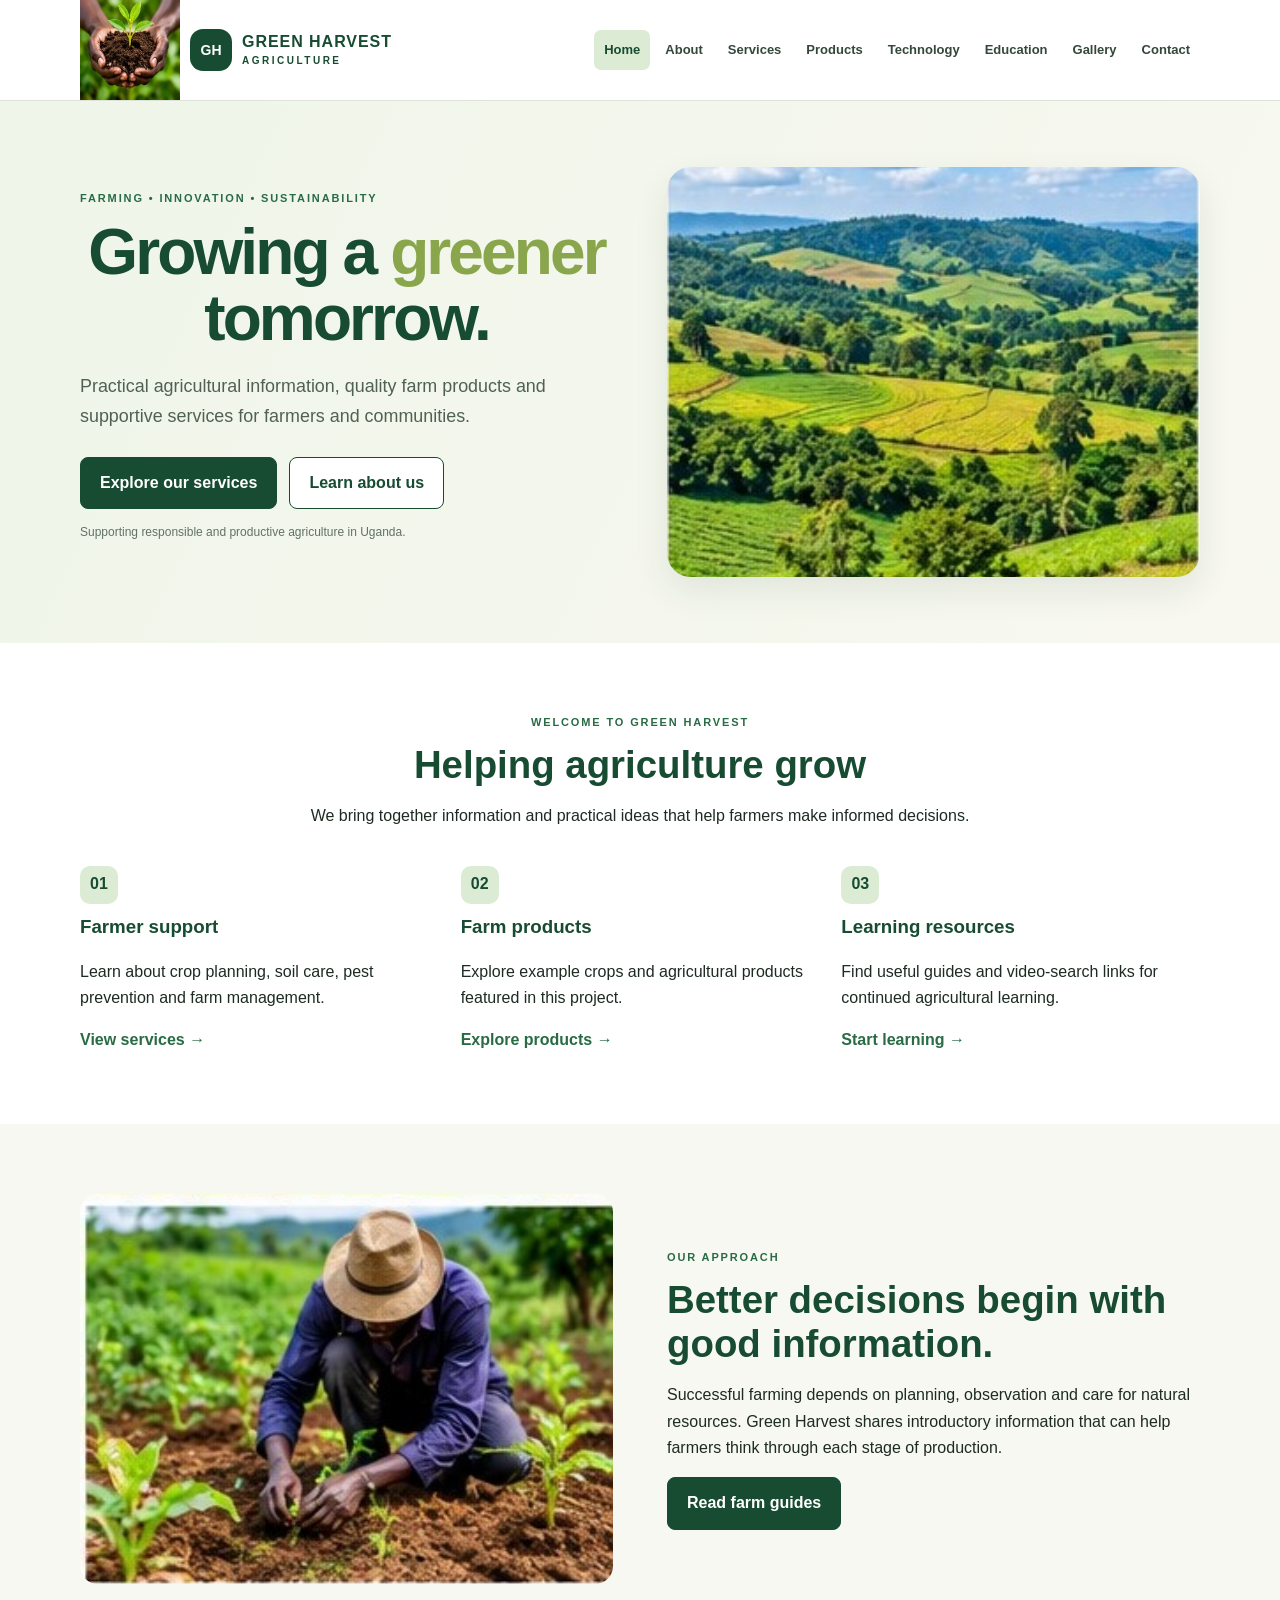
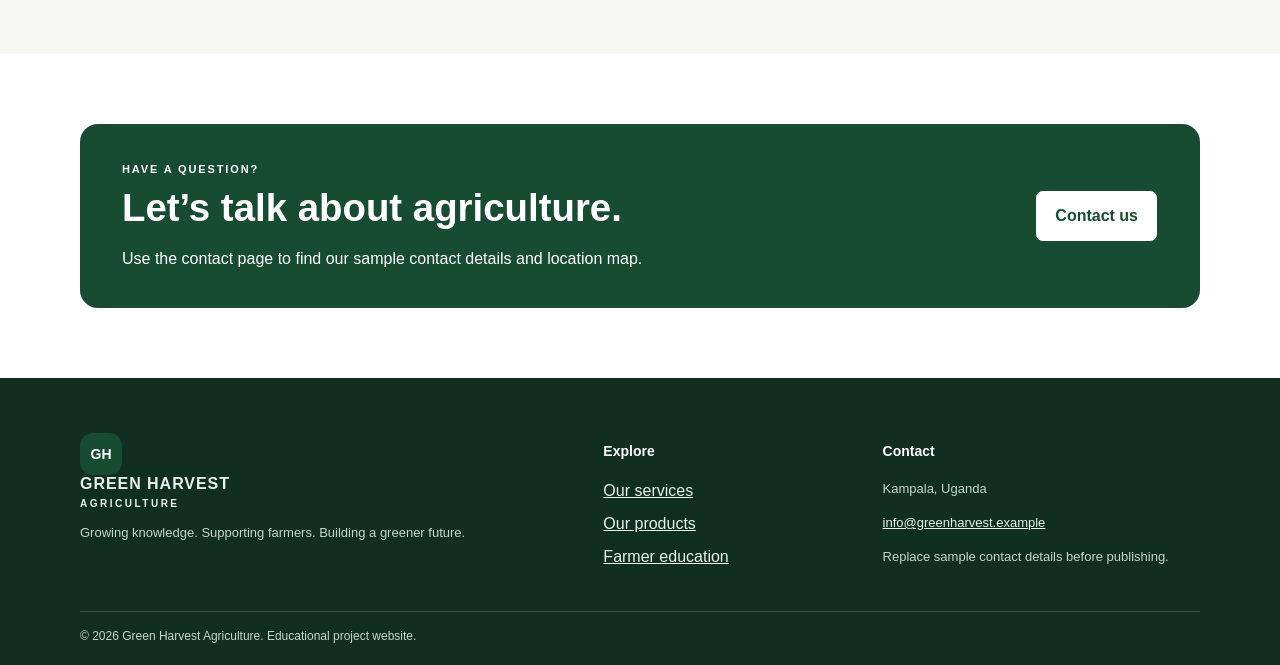
<file: index.html>
<!doctype html><html lang="en"><head><meta charset="utf-8">
<meta name="viewport" content="width=device-width, initial-scale=1">
<meta name="description" content="Green Harvest Agriculture — farming information, products and services in Uganda.">
<meta name="theme-color" content="#174b32"><title>Home | Green Harvest Agriculture</title>
<link rel="stylesheet" href="css/style.css"></head>
<body><a class="skip-link" href="#main">Skip to content</a>
<header class="site-header"><div class="container header-inner"><a class="brand" href="index.html" aria-label="Green Harvest Agriculture home"><img src="image8.jpg"width="100"height="100">
<span class="brand-mark">GH</span><span>GREEN HARVEST<small>AGRICULTURE</small></span></a>
<nav class="main-nav" aria-label="Main navigation">
<a href="index.html" aria-current="page">Home</a>
<a href="about.html">About</a><a href="services.html">Services</a>
<a href="products.html">Products</a>
<a href="technology.html">Technology</a>
<a href="education.html">Education</a>
<a href="gallery.html">Gallery</a>
<a href="contact.html">Contact</a>
</nav>
</div>
</header>
<main id="main">
<section class="hero">
<div class="container hero-grid">
<div class="hero-copy">
<p class="eyebrow">FARMING • INNOVATION • SUSTAINABILITY</p>
<h1>Growing a <em>greener</em> tomorrow.</h1>
<p class="lead">Practical agricultural information, quality farm products and supportive services for farmers and communities.</p>
<div class="button-row">
<a class="button" href="services.html">Explore our services</a>
<a class="button button-light" href="about.html">Learn about us</a>
</div>
<p class="hero-note">Supporting responsible and productive agriculture in Uganda.</p>
</div>
<div class="hero-photo"><img src="image7.jpg" alt="Green cultivated fields under a bright sky">
</div>
</div>
</section>
<section class="section">
<div class="container">
<div class="section-heading">
<p class="eyebrow">WELCOME TO GREEN HARVEST</p>
<h2>Helping agriculture grow</h2>
<p>We bring together information and practical ideas that help farmers make informed decisions.</p>
</div>
<div class="card-grid three">
<article class="info-card">
<div class="card-icon">01</div>
<h3>Farmer support</h3>
<p>Learn about crop planning, soil care, pest prevention and farm management.</p>
<a class="text-link" href="services.html">View services →</a>
</article>
<article class="info-card">
<div class="card-icon">02</div>
<h3>Farm products</h3>
<p>Explore example crops and agricultural products featured in this project.</p>
<a class="text-link" href="products.html">Explore products →</a>
</article>
<article class="info-card">
<div class="card-icon">03</div>
<h3>Learning resources</h3>
<p>Find useful guides and video-search links for continued agricultural learning.</p>
<a class="text-link" href="education.html">Start learning →</a>
</article></div></div></section>
<section class="split-section">
<div class="container split-grid">
<img class="rounded-image" src="image10.jpg" alt="Farmer working among growing crops">
<div><p class="eyebrow">OUR APPROACH</p>
<h2>Better decisions begin with good information.</h2>
<p>Successful farming depends on planning, observation and care for natural resources. Green Harvest shares introductory information that can help farmers think through each stage of production.</p>
<a class="button" href="education.html">Read farm guides</a></div></div></section>
<section class="section"><div class="container callout"><div><p class="eyebrow">HAVE A QUESTION?</p>
<h2>Let’s talk about agriculture.</h2>
<p>Use the contact page to find our sample contact details and location map.</p></div>
<a class="button button-light" href="contact.html">Contact us</a></div></section></main>
<footer class="site-footer"><div class="container footer-grid"><div>
<a class="brand footer-brand" href="index.html">
<span class="brand-mark">GH</span>
<span>GREEN HARVEST<small>AGRICULTURE</small></span></a>
<p>Growing knowledge. Supporting farmers. Building a greener future.</p></div>
<div><h3>Explore</h3><a href="services.html">Our services</a>
<a href="products.html">Our products</a>
<a href="education.html">Farmer education</a></div>
<div><h3>Contact</h3><p>Kampala, Uganda</p><p>
<a href="mailto:info@greenharvest.example">info@greenharvest.example</a></p>
<p>Replace sample contact details before publishing.</p></div></div>
<div class="container copyright">© 2026 Green Harvest Agriculture. Educational project website.</div></footer>
</body>
</html>
</file>
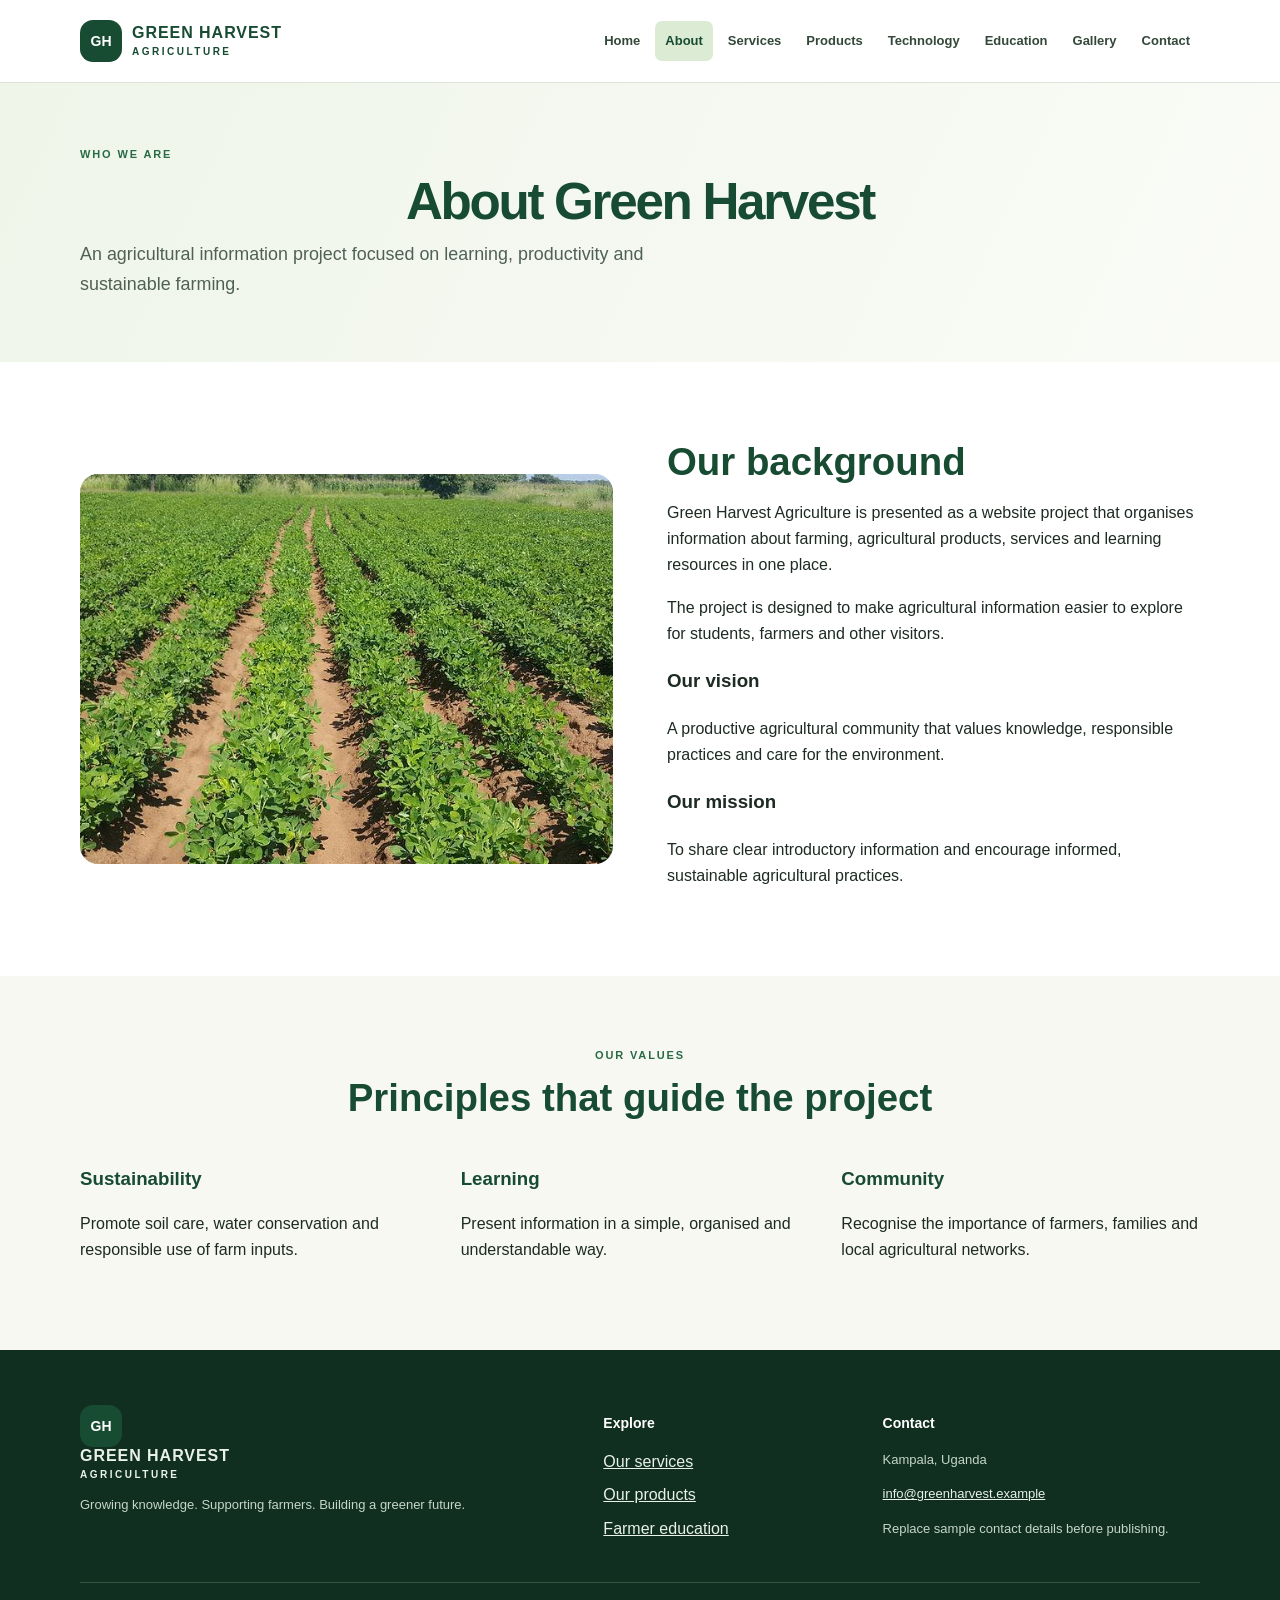
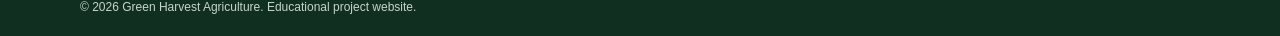
<file: about.html>
<!doctype html><html lang="en"><head><meta charset="utf-8"><meta name="viewport" content="width=device-width, initial-scale=1"><meta name="description" content="Green Harvest Agriculture — farming information, products and services in Uganda."><meta name="theme-color" content="#174b32"><title>About Us | Green Harvest Agriculture</title><link rel="stylesheet" href="css/style.css"></head><body><a class="skip-link" href="#main">Skip to content</a>
<header class="site-header"><div class="container header-inner"><a class="brand" href="index.html" aria-label="Green Harvest Agriculture home"><span class="brand-mark">GH</span><span>GREEN HARVEST<small>AGRICULTURE</small></span></a><nav class="main-nav" aria-label="Main navigation"><a href="index.html">Home</a><a href="about.html" aria-current="page">About</a><a href="services.html">Services</a><a href="products.html">Products</a><a href="technology.html">Technology</a><a href="education.html">Education</a><a href="gallery.html">Gallery</a><a href="contact.html">Contact</a></nav></div></header><main id="main"><section class="page-hero"><div class="container"><p class="eyebrow">WHO WE ARE</p><h1>About Green Harvest</h1><p class="lead">An agricultural information project focused on learning, productivity and sustainable farming.</p></div></section><section class="section"><div class="container split-grid"><img class="rounded-image" src="n5.jpg" alt="Rows of healthy crops growing on a farm"><div><h2>Our background</h2><p>Green Harvest Agriculture is presented as a website project that organises information about farming, agricultural products, services and learning resources in one place.</p><p>The project is designed to make agricultural information easier to explore for students, farmers and other visitors.</p><h3>Our vision</h3><p>A productive agricultural community that values knowledge, responsible practices and care for the environment.</p><h3>Our mission</h3><p>To share clear introductory information and encourage informed, sustainable agricultural practices.</p></div></div></section><section class="section section-soft"><div class="container"><div class="section-heading"><p class="eyebrow">OUR VALUES</p><h2>Principles that guide the project</h2></div><div class="card-grid three"><article class="info-card"><h3>Sustainability</h3><p>Promote soil care, water conservation and responsible use of farm inputs.</p></article><article class="info-card"><h3>Learning</h3><p>Present information in a simple, organised and understandable way.</p></article><article class="info-card"><h3>Community</h3><p>Recognise the importance of farmers, families and local agricultural networks.</p></article></div></div></section></main><footer class="site-footer"><div class="container footer-grid"><div><a class="brand footer-brand" href="index.html"><span class="brand-mark">GH</span><span>GREEN HARVEST<small>AGRICULTURE</small></span></a><p>Growing knowledge. Supporting farmers. Building a greener future.</p></div><div><h3>Explore</h3><a href="services.html">Our services</a><a href="products.html">Our products</a><a href="education.html">Farmer education</a></div><div><h3>Contact</h3><p>Kampala, Uganda</p><p><a href="mailto:info@greenharvest.example">info@greenharvest.example</a></p><p>Replace sample contact details before publishing.</p></div></div><div class="container copyright">© 2026 Green Harvest Agriculture. Educational project website.</div></footer></body></html>
</file>
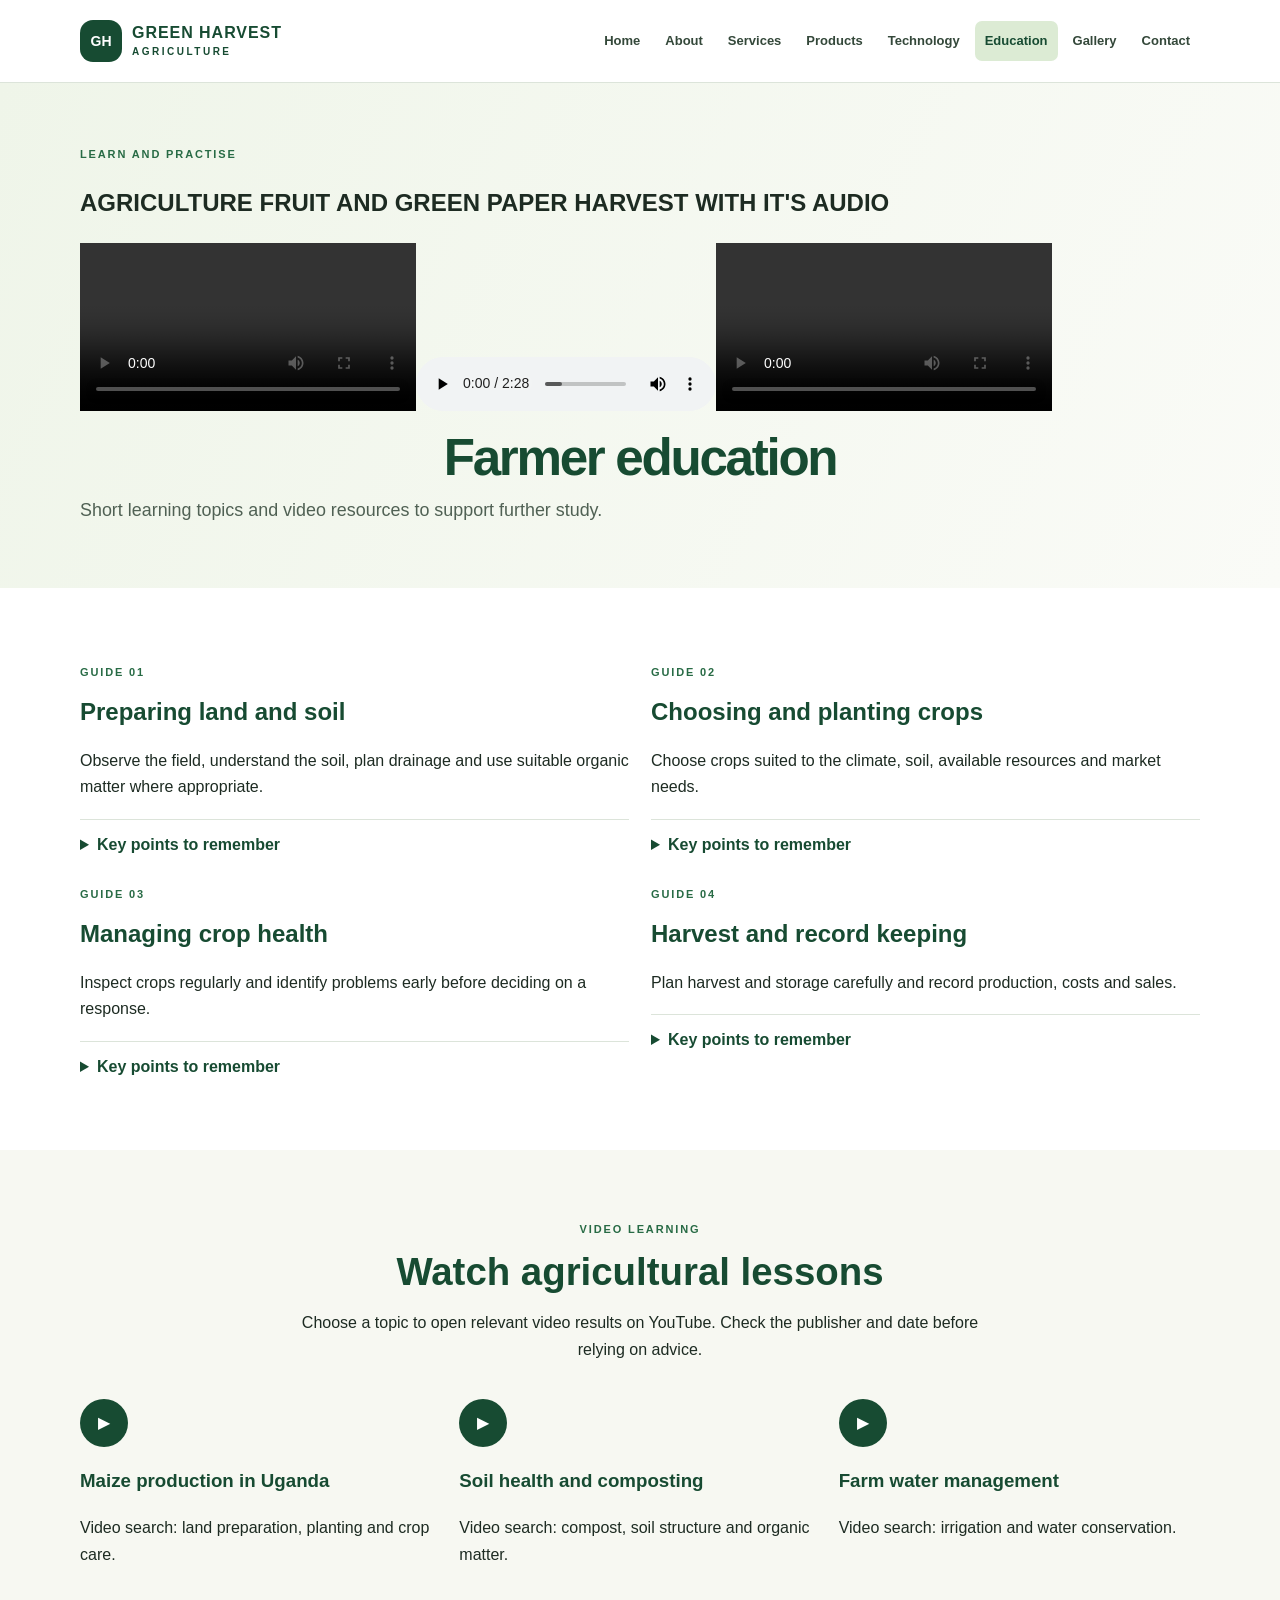
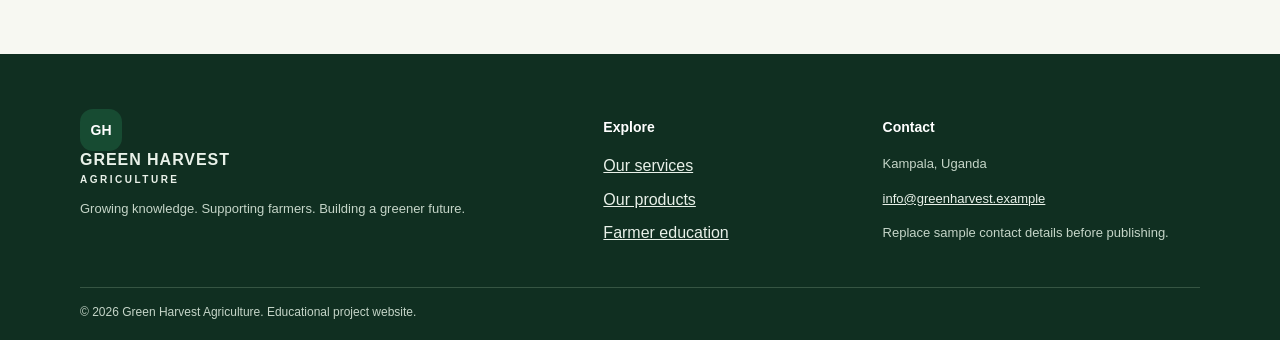
<file: education.html>
<!doctype html><html lang="en"><head><meta charset="utf-8"><meta name="viewport" content="width=device-width, initial-scale=1"><meta name="description" content="Green Harvest Agriculture — farming information, products and services in Uganda."><meta name="theme-color" content="#174b32"><title>Farmer Education | Green Harvest Agriculture</title><link rel="stylesheet" href="css/style.css"></head><body><a class="skip-link" href="#main">Skip to content</a>
<header class="site-header"><div class="container header-inner"><a class="brand" href="index.html" aria-label="Green Harvest Agriculture home"><span class="brand-mark">GH</span><span>GREEN HARVEST<small>AGRICULTURE</small></span></a><nav class="main-nav" aria-label="Main navigation"><a href="index.html">Home</a><a href="about.html">About</a><a href="services.html">Services</a><a href="products.html">Products</a><a href="technology.html">Technology</a><a href="education.html" aria-current="page">Education</a><a href="gallery.html">Gallery</a><a href="contact.html">Contact</a></nav></div></header><main id="main"><section class="page-hero"><div class="container"><p class="eyebrow">LEARN AND PRACTISE</p>
<h2>AGRICULTURE FRUIT AND GREEN PAPER HARVEST WITH IT'S AUDIO</h2> <video width="30%" height="auto" controls autoplay>
<source src="fresh.mp4" type="video/mp4"></video><audio width="30%" height"auto" controls autoplay><source src="A1.mp3" type="audio/mp3"></audio><video width="30%" height="auto" controls autoplay>
<source src="paper.mp4" type="video/mp4"></video>
<h1>Farmer education</h1><p class="lead">Short learning topics and video resources to support further study.</p></div></section><section class="section"><div class="container"><div class="card-grid two"><article class="info-card"><span class="eyebrow">GUIDE 01</span><h2>Preparing land and soil</h2><p>Observe the field, understand the soil, plan drainage and use suitable organic matter where appropriate.</p><details><summary>Key points to remember</summary><ul><li>Consider soil type and field history.</li><li>Avoid unnecessary soil disturbance.</li><li>Use soil-test results to guide decisions.</li></ul></details></article><article class="info-card"><span class="eyebrow">GUIDE 02</span><h2>Choosing and planting crops</h2><p>Choose crops suited to the climate, soil, available resources and market needs.</p><details><summary>Key points to remember</summary><ul><li>Use healthy, suitable planting material.</li><li>Follow locally recommended spacing.</li><li>Keep basic planting records.</li></ul></details></article><article class="info-card"><span class="eyebrow">GUIDE 03</span><h2>Managing crop health</h2><p>Inspect crops regularly and identify problems early before deciding on a response.</p><details><summary>Key points to remember</summary><ul><li>Monitor fields routinely.</li><li>Identify the cause before treating.</li><li>Seek qualified local advice when uncertain.</li></ul></details></article><article class="info-card"><span class="eyebrow">GUIDE 04</span><h2>Harvest and record keeping</h2><p>Plan harvest and storage carefully and record production, costs and sales.</p><details><summary>Key points to remember</summary><ul><li>Harvest at an appropriate maturity stage.</li><li>Keep produce clean and protected.</li><li>Record quantities and dates.</li></ul></details></article></div></div></section><section class="section section-soft"><div class="container"><div class="section-heading"><p class="eyebrow">VIDEO LEARNING</p><h2>Watch agricultural lessons</h2><p>Choose a topic to open relevant video results on YouTube. Check the publisher and date before relying on advice.</p></div><div class="video-grid"><a class="video-card" href="https://www.youtube.com/results?search_query=Uganda+maize+production+training" target="_blank" rel="noopener"><span class="play">▶</span><h3>Maize production in Uganda</h3><p>Video search: land preparation, planting and crop care.</p></a><a class="video-card" href="https://www.youtube.com/results?search_query=soil+health+composting+for+farmers" target="_blank" rel="noopener"><span class="play">▶</span><h3>Soil health and composting</h3><p>Video search: compost, soil structure and organic matter.</p></a><a class="video-card" href="https://www.youtube.com/results?search_query=smallholder+farm+irrigation+training" target="_blank" rel="noopener"><span class="play">▶</span><h3>Farm water management</h3><p>Video search: irrigation and water conservation.</p></a></div></div></section></main><footer class="site-footer"><div class="container footer-grid"><div><a class="brand footer-brand" href="index.html"><span class="brand-mark">GH</span><span>GREEN HARVEST<small>AGRICULTURE</small></span></a><p>Growing knowledge. Supporting farmers. Building a greener future.</p></div><div><h3>Explore</h3><a href="services.html">Our services</a><a href="products.html">Our products</a><a href="education.html">Farmer education</a></div><div><h3>Contact</h3><p>Kampala, Uganda</p><p><a href="mailto:info@greenharvest.example">info@greenharvest.example</a></p><p>Replace sample contact details before publishing.</p></div></div><div class="container copyright">© 2026 Green Harvest Agriculture. Educational project website.</div></footer></body></html>
</file>
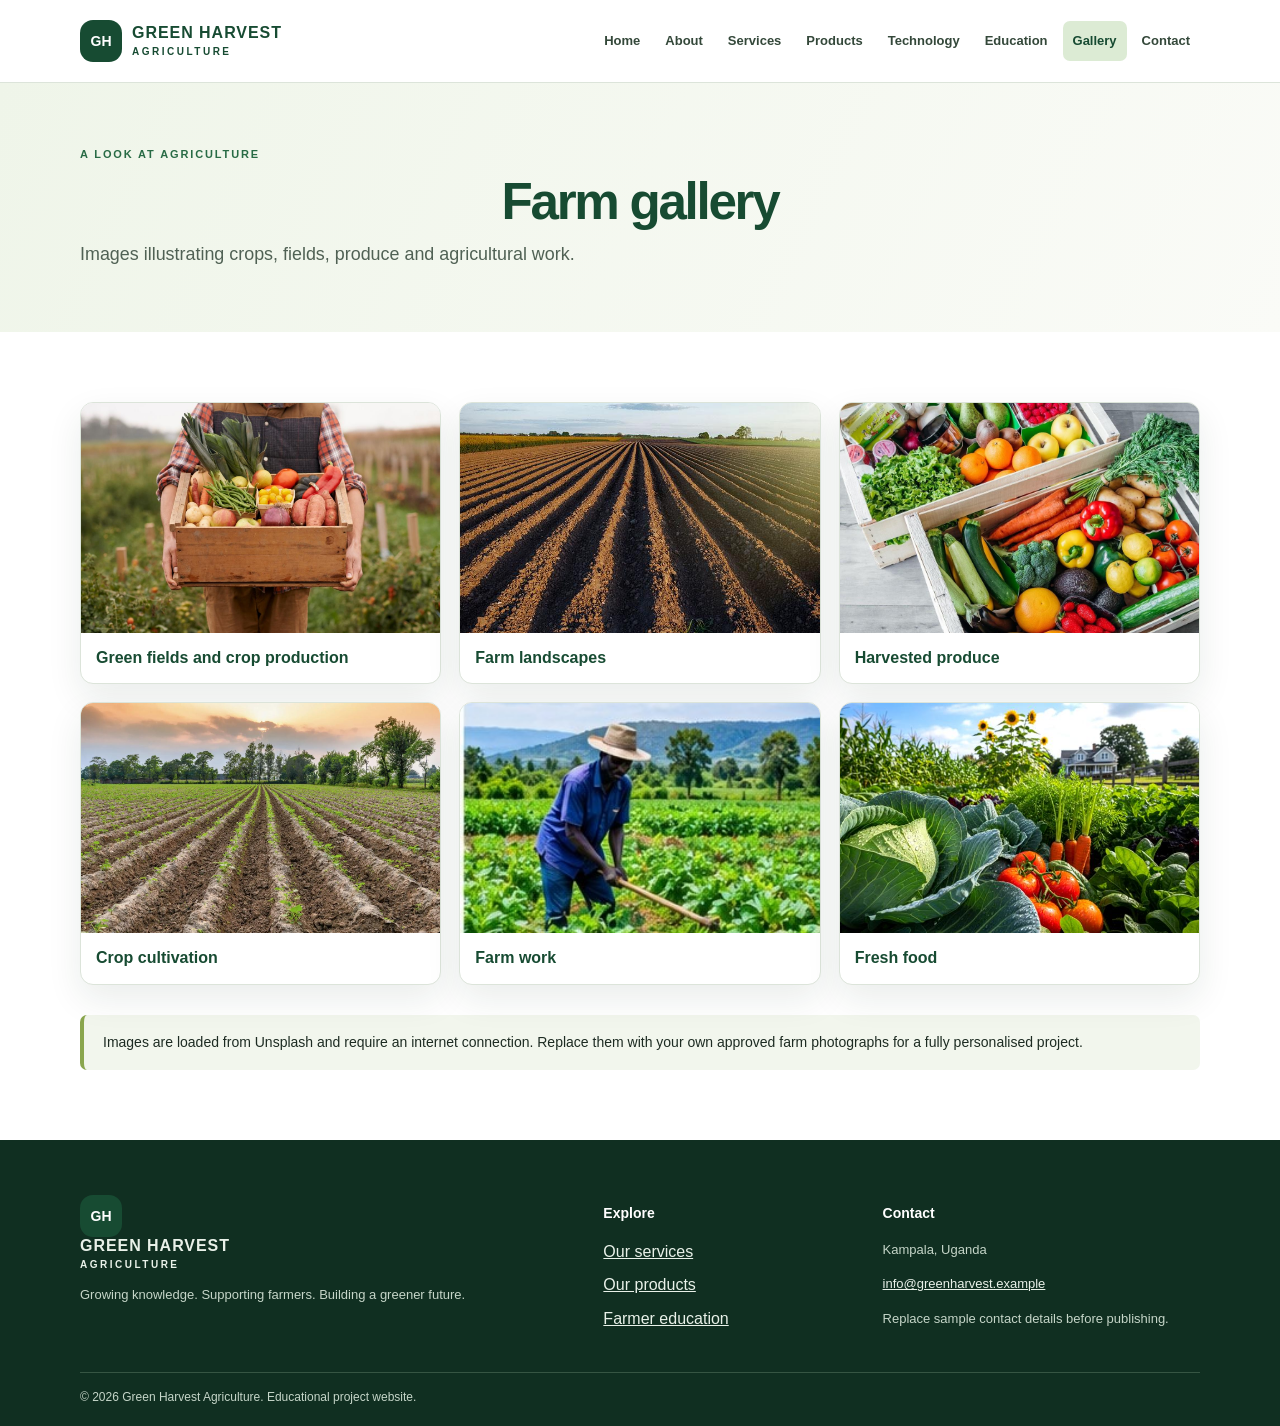
<file: gallery.html>
<!doctype html><html lang="en"><head><meta charset="utf-8"><meta name="viewport" content="width=device-width, initial-scale=1"><meta name="description" content="Green Harvest Agriculture — farming information, products and services in Uganda."><meta name="theme-color" content="#174b32"><title>Gallery | Green Harvest Agriculture</title><link rel="stylesheet" href="css/style.css"></head><body><a class="skip-link" href="#main">Skip to content</a>
<header class="site-header"><div class="container header-inner"><a class="brand" href="index.html" aria-label="Green Harvest Agriculture home"><span class="brand-mark">GH</span><span>GREEN HARVEST<small>AGRICULTURE</small></span></a><nav class="main-nav" aria-label="Main navigation"><a href="index.html">Home</a><a href="about.html">About</a><a href="services.html">Services</a><a href="products.html">Products</a><a href="technology.html">Technology</a><a href="education.html">Education</a><a href="gallery.html" aria-current="page">Gallery</a><a href="contact.html">Contact</a></nav></div></header><main id="main"><section class="page-hero"><div class="container"><p class="eyebrow">A LOOK AT AGRICULTURE</p><h1>Farm gallery</h1><p class="lead">Images illustrating crops, fields, produce and agricultural work.</p></div></section><section class="section"><div class="container gallery-grid"><figure><img src="n7.jpg"><figcaption>Green fields and crop production</figcaption></figure><figure><img src="m9.jpg" alt="Agricultural field landscape"><figcaption>Farm landscapes</figcaption></figure><figure><img src="n6.jpg" alt="Freshly harvested vegetables"><figcaption>Harvested produce</figcaption></figure><figure><img src="n1.jpg" alt="Rows of growing crops"><figcaption>Crop cultivation</figcaption></figure><figure><img src="image9.jpg" alt="Farmer working in a field"><figcaption>Farm work</figcaption></figure><figure><img src="n8.jpg" alt="Fresh vegetables"><figcaption>Fresh food</figcaption></figure></div><div class="container notice">Images are loaded from Unsplash and require an internet connection. Replace them with your own approved farm photographs for a fully personalised project.</div></section></main><footer class="site-footer"><div class="container footer-grid"><div><a class="brand footer-brand" href="index.html"><span class="brand-mark">GH</span><span>GREEN HARVEST<small>AGRICULTURE</small></span></a><p>Growing knowledge. Supporting farmers. Building a greener future.</p></div><div><h3>Explore</h3><a href="services.html">Our services</a><a href="products.html">Our products</a><a href="education.html">Farmer education</a></div><div><h3>Contact</h3><p>Kampala, Uganda</p><p><a href="mailto:info@greenharvest.example">info@greenharvest.example</a></p><p>Replace sample contact details before publishing.</p></div></div><div class="container copyright">© 2026 Green Harvest Agriculture. Educational project website.</div></footer></body></html>
</file>
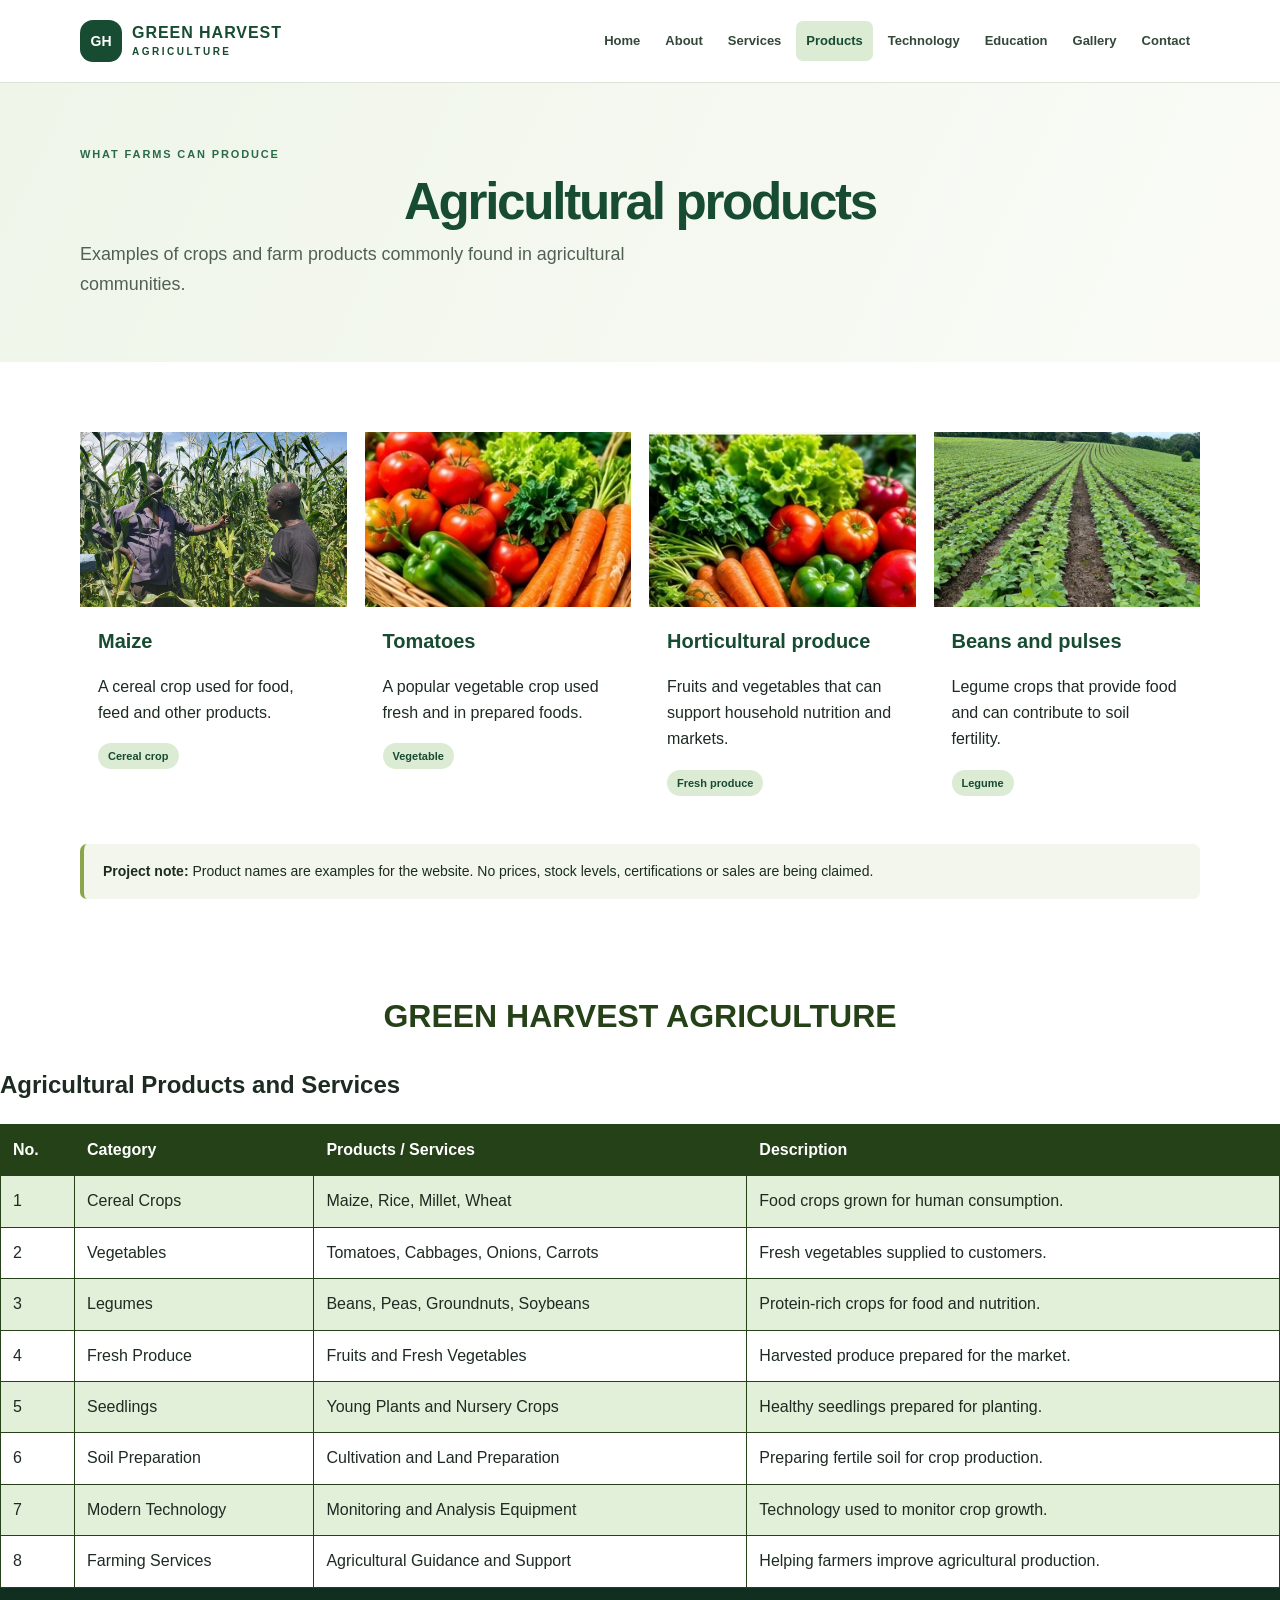
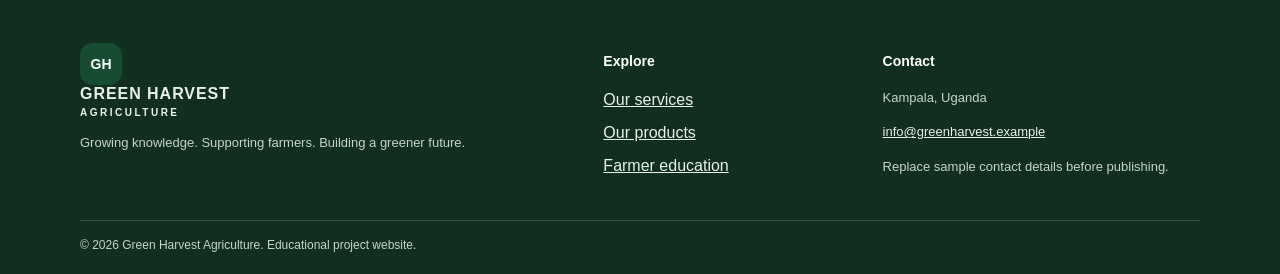
<file: products.html>
<!doctype html><html lang="en"><head><meta charset="utf-8"><meta name="viewport" content="width=device-width, initial-scale=1"><meta name="description" content="Green Harvest Agriculture — farming information, products and services in Uganda."><meta name="theme-color" content="#174b32"><title>Products | Green Harvest Agriculture</title><link rel="stylesheet" href="css/style.css"></head><body><a class="skip-link" href="#main">Skip to content</a>
<header class="site-header"><div class="container header-inner"><a class="brand" href="index.html" aria-label="Green Harvest Agriculture home"><span class="brand-mark">GH</span><span>GREEN HARVEST<small>AGRICULTURE</small></span></a><nav class="main-nav" aria-label="Main navigation"><a href="index.html">Home</a><a href="about.html">About</a><a href="services.html">Services</a><a href="products.html" aria-current="page">Products</a><a href="technology.html">Technology</a><a href="education.html">Education</a><a href="gallery.html">Gallery</a><a href="contact.html">Contact</a></nav></div></header><main id="main"><section class="page-hero"><div class="container"><p class="eyebrow">WHAT FARMS CAN PRODUCE</p><h1>Agricultural products</h1><p class="lead">Examples of crops and farm products commonly found in agricultural communities.</p></div></section><section class="section"><div class="container product-grid"><article class="product-card"><img src="m8.jpg" alt="Golden maize cobs"><div><h2>Maize</h2><p>A cereal crop used for food, feed and other products.</p><span class="tag">Cereal crop</span></div></article><article class="product-card"><img src="image6.jpg" alt="Fresh red tomatoes"><div><h2>Tomatoes</h2><p>A popular vegetable crop used fresh and in prepared foods.</p><span class="tag">Vegetable</span></div></article><article class="product-card"><img src="image1.jpg" alt="Fresh produce from a farm"><div><h2>Horticultural produce</h2>
           
</body><p>Fruits and vegetables that can support household nutrition and markets.</p><span class="tag">Fresh produce</span></div></article><article class="product-card"><img src="n4.jpg" alt="Green crop field"><div><h2>Beans and pulses</h2><p>Legume crops that provide food and can contribute to soil fertility.</p><span class="tag">Legume</span></div></article></div><div class="container notice"><strong>Project note:</strong> Product names are examples for the website. No prices, stock levels, certifications or sales are being claimed.</div></section></main>
 <h1>GREEN HARVEST AGRICULTURE</h1>
    <h2>Agricultural Products and Services</h2>

    <table border="1"align="center">
        <tr>
            <th>No.</th>
            <th>Category</th>
            <th>Products / Services</th>
            <th>Description</th>
        </tr>

        <tr>
            <td>1</td>
            <td>Cereal Crops</td>
            <td>Maize, Rice, Millet, Wheat</td>
            <td>Food crops grown for human consumption.</td>
        </tr>

        <tr>
            <td>2</td>
            <td>Vegetables</td>
            <td>Tomatoes, Cabbages, Onions, Carrots</td>
            <td>Fresh vegetables supplied to customers.</td>
        </tr>

        <tr>
            <td>3</td>
            <td>Legumes</td>
            <td>Beans, Peas, Groundnuts, Soybeans</td>
            <td>Protein-rich crops for food and nutrition.</td>
        </tr>

        <tr>
            <td>4</td>
            <td>Fresh Produce</td>
            <td>Fruits and Fresh Vegetables</td>
            <td>Harvested produce prepared for the market.</td>
        </tr>

        <tr>
            <td>5</td>
            <td>Seedlings</td>
            <td>Young Plants and Nursery Crops</td>
            <td>Healthy seedlings prepared for planting.</td>
        </tr>

        <tr>
            <td>6</td>
            <td>Soil Preparation</td>
            <td>Cultivation and Land Preparation</td>
            <td>Preparing fertile soil for crop production.</td>
        </tr>

        <tr>
            <td>7</td>
            <td>Modern Technology</td>
            <td>Monitoring and Analysis Equipment</td>
            <td>Technology used to monitor crop growth.</td>
        </tr>

        <tr>
            <td>8</td>
            <td>Farming Services</td>
            <td>Agricultural Guidance and Support</td>
            <td>Helping farmers improve agricultural production.</td>
        </tr>
    </table>


<footer class="site-footer"><div class="container footer-grid"><div><a class="brand footer-brand" href="index.html"><span class="brand-mark">GH</span><span>GREEN HARVEST<small>AGRICULTURE</small></span></a><p>Growing knowledge. Supporting farmers. Building a greener future.</p></div><div><h3>Explore</h3><a href="services.html">Our services</a><a href="products.html">Our products</a><a href="education.html">Farmer education</a></div><div><h3>Contact</h3><p>Kampala, Uganda</p><p><a href="mailto:info@greenharvest.example">info@greenharvest.example</a></p><p>Replace sample contact details before publishing.</p></div></div><div class="container copyright">© 2026 Green Harvest Agriculture. Educational project website.</div></footer></body></html>
</file>
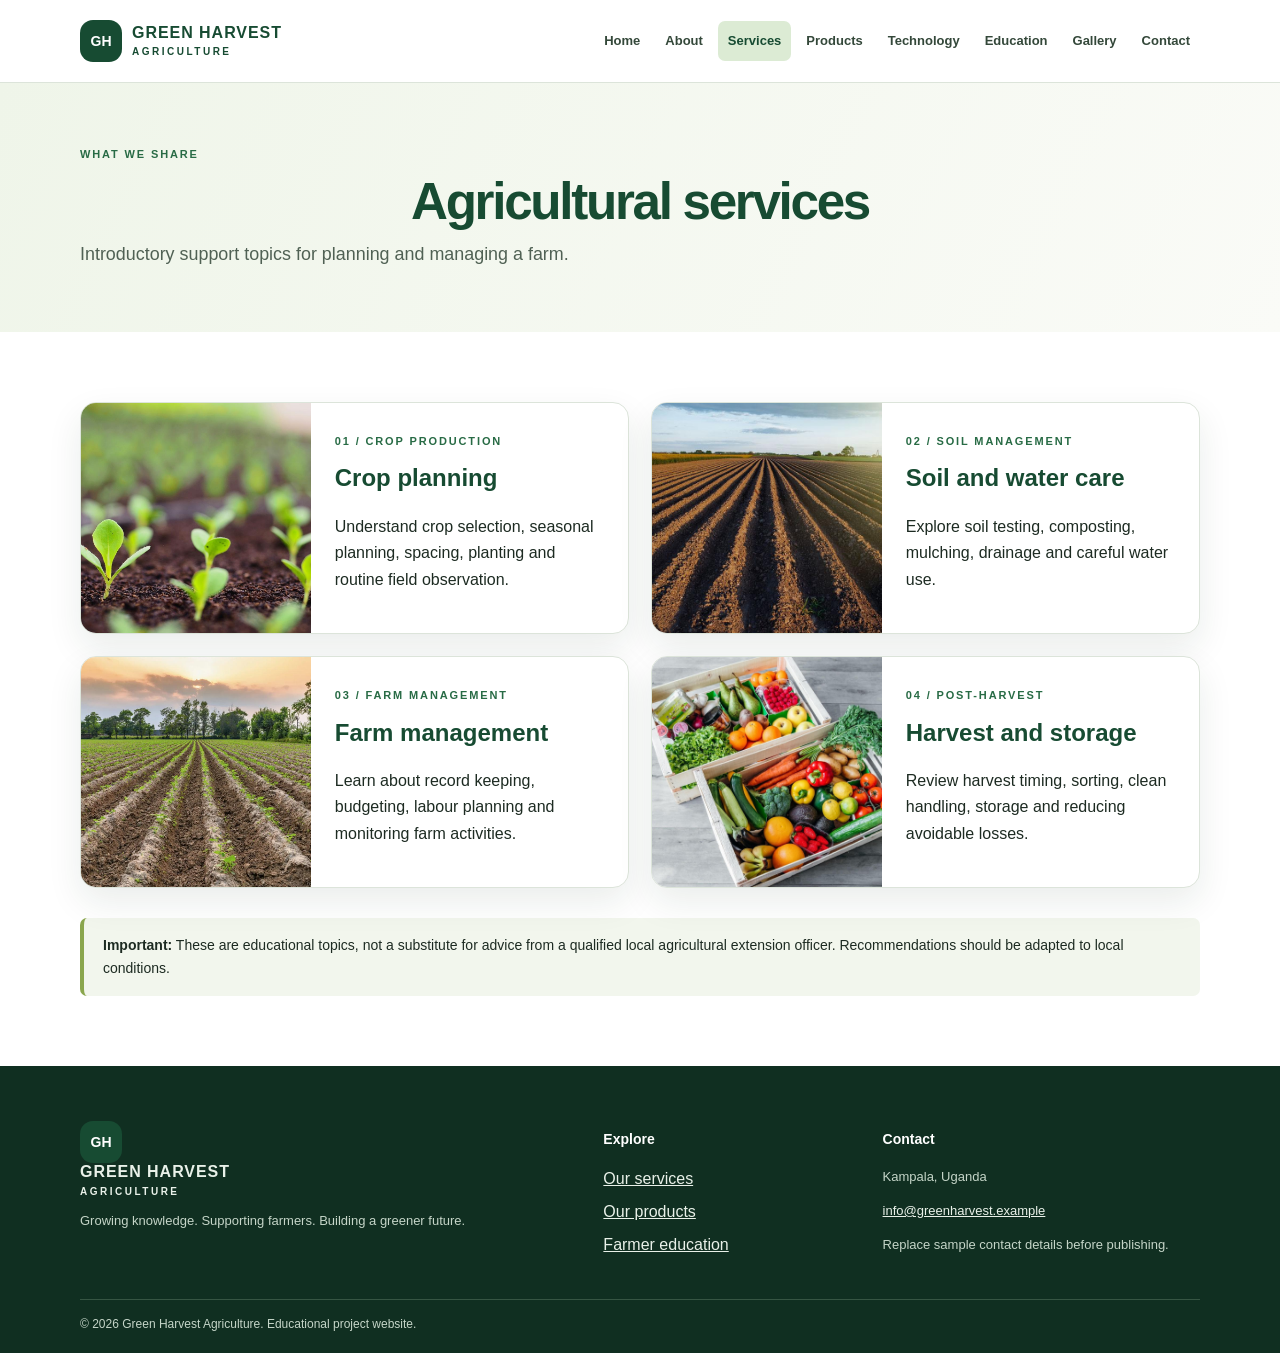
<file: services.html>
<!doctype html><html lang="en"><head><meta charset="utf-8"><meta name="viewport" content="width=device-width, initial-scale=1"><meta name="description" content="Green Harvest Agriculture — farming information, products and services in Uganda."><meta name="theme-color" content="#174b32"><title>Services | Green Harvest Agriculture</title><link rel="stylesheet" href="css/style.css"></head><body><a class="skip-link" href="#main">Skip to content</a>
<header class="site-header"><div class="container header-inner"><a class="brand" href="index.html" aria-label="Green Harvest Agriculture home"><span class="brand-mark">GH</span><span>GREEN HARVEST<small>AGRICULTURE</small></span></a><nav class="main-nav" aria-label="Main navigation"><a href="index.html">Home</a><a href="about.html">About</a><a href="services.html" aria-current="page">Services</a><a href="products.html">Products</a><a href="technology.html">Technology</a><a href="education.html">Education</a><a href="gallery.html">Gallery</a><a href="contact.html">Contact</a></nav></div></header><main id="main"><section class="page-hero"><div class="container"><p class="eyebrow">WHAT WE SHARE</p><h1>Agricultural services</h1><p class="lead">Introductory support topics for planning and managing a farm.</p></div></section><section class="section"><div class="container card-grid two"><article class="service-card"><img src="n2.jpg" alt="Young plants growing in cultivated soil"><div><span class="eyebrow">01 / CROP PRODUCTION</span><h2>Crop planning</h2><p>Understand crop selection, seasonal planning, spacing, planting and routine field observation.</p></div></article><article class="service-card"><img src="m9.jpg" alt="Rich soil being prepared for planting"><div><span class="eyebrow">02 / SOIL MANAGEMENT</span><h2>Soil and water care</h2><p>Explore soil testing, composting, mulching, drainage and careful water use.</p></div></article><article class="service-card"><img src="n1.jpg" alt="Farmer inspecting crops in a field"><div><span class="eyebrow">03 / FARM MANAGEMENT</span><h2>Farm management</h2><p>Learn about record keeping, budgeting, labour planning and monitoring farm activities.</p></div></article><article class="service-card"><img src="n6.jpg" alt="Harvested vegetables arranged after collection"><div><span class="eyebrow">04 / POST-HARVEST</span><h2>Harvest and storage</h2><p>Review harvest timing, sorting, clean handling, storage and reducing avoidable losses.</p></div></article></div><div class="container notice"><strong>Important:</strong> These are educational topics, not a substitute for advice from a qualified local agricultural extension officer. Recommendations should be adapted to local conditions.</div></section></main><footer class="site-footer"><div class="container footer-grid"><div><a class="brand footer-brand" href="index.html"><span class="brand-mark">GH</span><span>GREEN HARVEST<small>AGRICULTURE</small></span></a><p>Growing knowledge. Supporting farmers. Building a greener future.</p></div><div><h3>Explore</h3><a href="services.html">Our services</a><a href="products.html">Our products</a><a href="education.html">Farmer education</a></div><div><h3>Contact</h3><p>Kampala, Uganda</p><p><a href="mailto:info@greenharvest.example">info@greenharvest.example</a></p><p>Replace sample contact details before publishing.</p></div></div><div class="container copyright">© 2026 Green Harvest Agriculture. Educational project website.</div></footer></body></html>
</file>
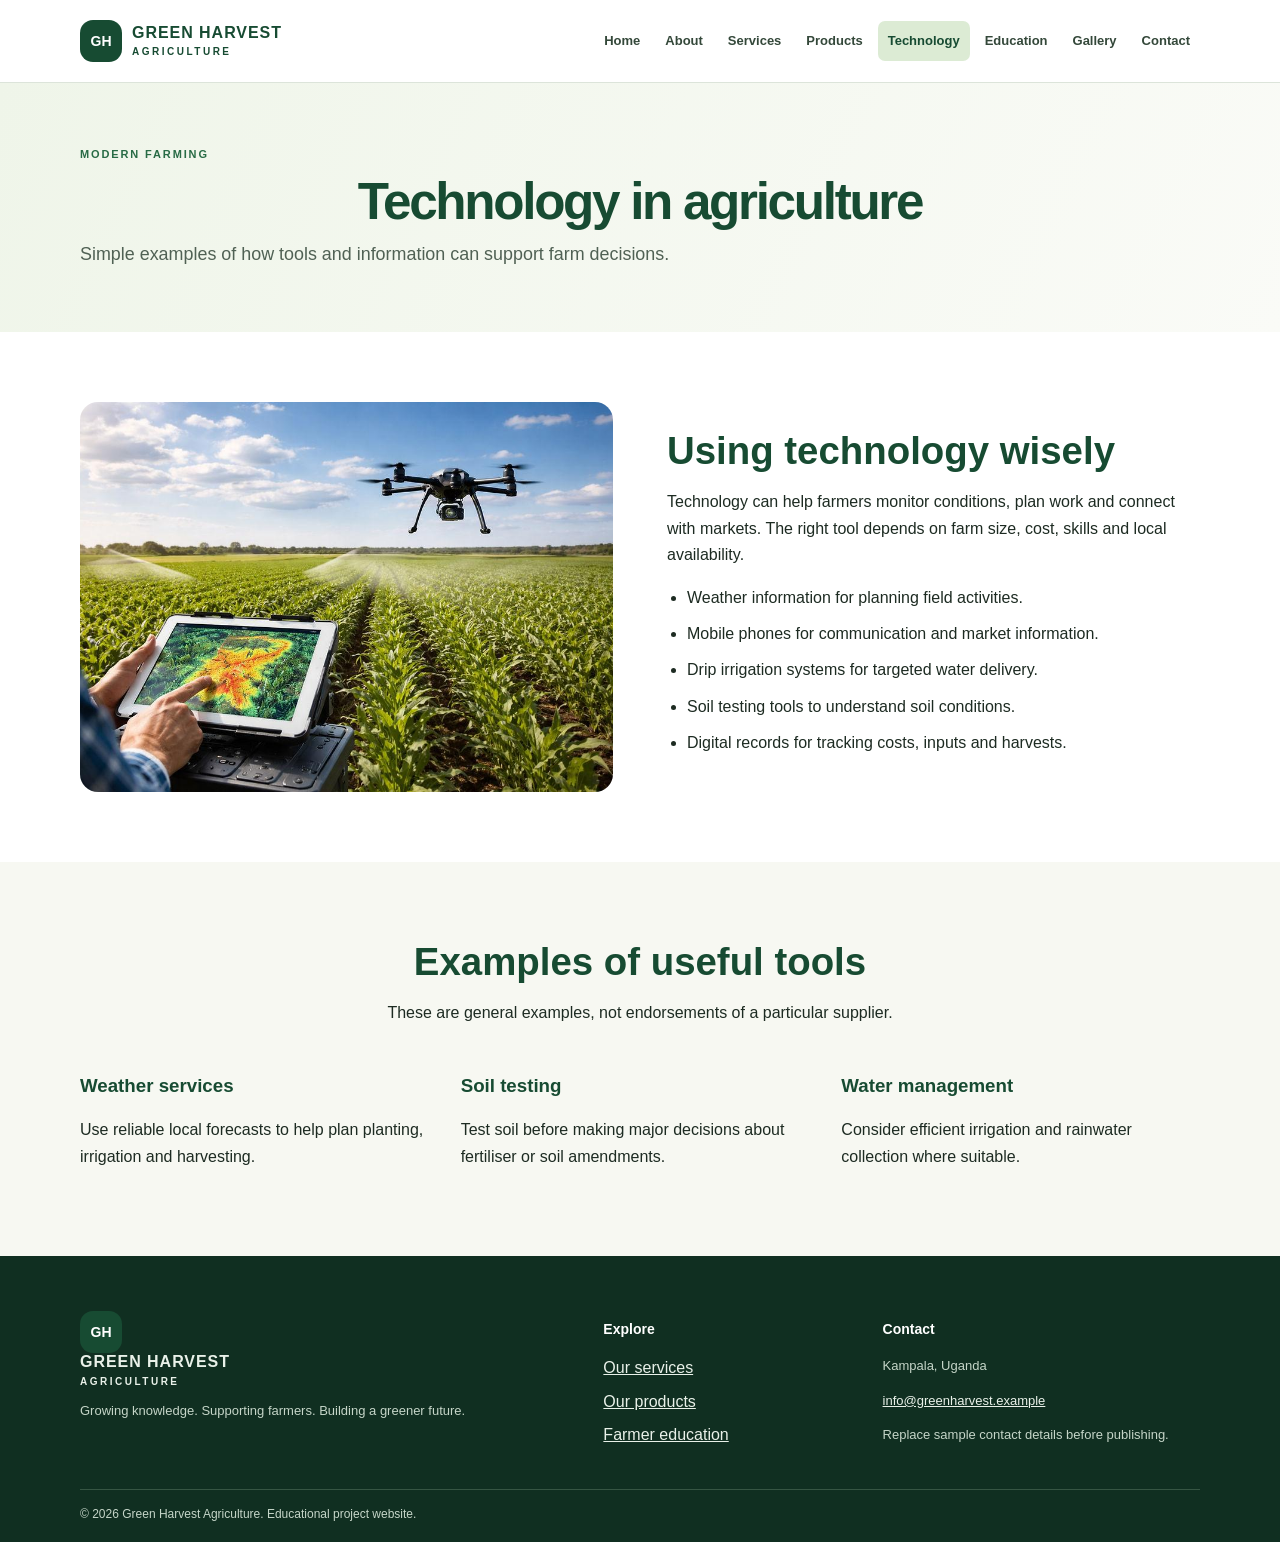
<file: technology.html>
<!doctype html><html lang="en"><head><meta charset="utf-8"><meta name="viewport" content="width=device-width, initial-scale=1"><meta name="description" content="Green Harvest Agriculture — farming information, products and services in Uganda."><meta name="theme-color" content="#174b32"><title>Technology | Green Harvest Agriculture</title><link rel="stylesheet" href="css/style.css"></head><body><a class="skip-link" href="#main">Skip to content</a>
<header class="site-header"><div class="container header-inner"><a class="brand" href="index.html" aria-label="Green Harvest Agriculture home"><span class="brand-mark">GH</span><span>GREEN HARVEST<small>AGRICULTURE</small></span></a><nav class="main-nav" aria-label="Main navigation"><a href="index.html">Home</a><a href="about.html">About</a><a href="services.html">Services</a><a href="products.html">Products</a><a href="technology.html" aria-current="page">Technology</a><a href="education.html">Education</a><a href="gallery.html">Gallery</a><a href="contact.html">Contact</a></nav></div></header><main id="main"><section class="page-hero"><div class="container"><p class="eyebrow">MODERN FARMING</p><h1>Technology in agriculture</h1><p class="lead">Simple examples of how tools and information can support farm decisions.</p></div></section><section class="section"><div class="container split-grid"><img class="rounded-image" src="m3.jpg" alt="Modern technology equipment used for monitoring and analysis"><div><h2>Using technology wisely</h2><p>Technology can help farmers monitor conditions, plan work and connect with markets. The right tool depends on farm size, cost, skills and local availability.</p><ul class="check-list"><li>Weather information for planning field activities.</li><li>Mobile phones for communication and market information.</li><li>Drip irrigation systems for targeted water delivery.</li><li>Soil testing tools to understand soil conditions.</li><li>Digital records for tracking costs, inputs and harvests.</li></ul></div></div></section><section class="section section-soft"><div class="container"><div class="section-heading"><h2>Examples of useful tools</h2><p>These are general examples, not endorsements of a particular supplier.</p></div><div class="card-grid three"><article class="info-card"><h3>Weather services</h3><p>Use reliable local forecasts to help plan planting, irrigation and harvesting.</p></article><article class="info-card"><h3>Soil testing</h3><p>Test soil before making major decisions about fertiliser or soil amendments.</p></article><article class="info-card"><h3>Water management</h3><p>Consider efficient irrigation and rainwater collection where suitable.</p></article></div></div></section></main><footer class="site-footer"><div class="container footer-grid"><div><a class="brand footer-brand" href="index.html"><span class="brand-mark">GH</span><span>GREEN HARVEST<small>AGRICULTURE</small></span></a><p>Growing knowledge. Supporting farmers. Building a greener future.</p></div><div><h3>Explore</h3><a href="services.html">Our services</a><a href="products.html">Our products</a><a href="education.html">Farmer education</a></div><div><h3>Contact</h3><p>Kampala, Uganda</p><p><a href="mailto:info@greenharvest.example">info@greenharvest.example</a></p><p>Replace sample contact details before publishing.</p></div></div><div class="container copyright">© 2026 Green Harvest Agriculture. Educational project website.</div></footer></body></html>
</file>
<file: css/style.css>
/* GREEN HARVEST AGRICULTURE — shared stylesheet; HTML and CSS only */
:root{--green:#174b32;--green-2:#286b45;--lime:#dcebd4;--cream:#f7f8f2;--ink:#1d2b22;--muted:#637166;--white:#fff;--line:#dce4da;--shadow:0 14px 35px rgba(22,55,35,.09)}
*{box-sizing:border-box}html{scroll-behavior:smooth}body{margin:0;color:var(--ink);background:#fff;font-family:Arial,Helvetica,sans-serif;line-height:1.65}img{display:block;max-width:100%}a{color:var(--green-2)}a:focus-visible,summary:focus-visible{outline:3px solid #d79d28;outline-offset:3px}.container{width:min(1120px,92%);margin-inline:auto}.skip-link{position:absolute;left:-9999px;top:8px;background:#fff;padding:10px;z-index:20}.skip-link:focus{left:10px}.site-header{background:#fff;border-bottom:1px solid var(--line);position:relative;z-index:5}.header-inner{min-height:82px;display:flex;align-items:center;justify-content:space-between;gap:24px}.brand{display:flex;align-items:center;gap:10px;text-decoration:none;color:var(--green);font-weight:800;letter-spacing:.06em;line-height:1.15}.brand small{display:block;font-size:10px;letter-spacing:.25em;margin-top:4px}.brand-mark{width:42px;height:42px;border-radius:13px;background:var(--green);color:#fff;display:grid;place-items:center;font-size:14px;letter-spacing:0}.main-nav{display:flex;flex-wrap:wrap;justify-content:flex-end;gap:5px}.main-nav a{font-size:13px;font-weight:700;text-decoration:none;color:#34483a;padding:9px 10px;border-radius:7px}.main-nav a:hover,.main-nav a[aria-current=page]{background:var(--lime);color:var(--green)}.hero{background:linear-gradient(115deg,#eff5e9,#f8f8f0);padding:66px 0}.hero-grid,.split-grid{display:grid;grid-template-columns:1fr 1fr;align-items:center;gap:54px}.hero h1,.page-hero h1{font-size:clamp(2.5rem,5vw,4.6rem);line-height:1.04;letter-spacing:-.045em;color:var(--green);margin:12px 0 20px}.hero h1 em{color:#8aa64d;font-style:normal}.lead{font-size:1.12rem;color:#506154;max-width:650px}.hero-photo img{width:100%;height:410px;object-fit:cover;border-radius:24px;box-shadow:var(--shadow)}.eyebrow{font-size:11px;font-weight:800;letter-spacing:.17em;color:var(--green-2);margin:0 0 12px}.hero-note,.small-note{font-size:12px;color:var(--muted)}.button-row{display:flex;gap:12px;flex-wrap:wrap;margin:26px 0 14px}.button{display:inline-block;background:var(--green);color:#fff;text-decoration:none;font-weight:700;padding:12px 19px;border-radius:8px;border:1px solid var(--green)}.button:hover{background:var(--green-2)}.button-light{background:#fff;color:var(--green)}.button-light:hover{background:var(--lime)}.section{padding:70px 0}.section-soft{background:var(--cream)}.section-heading{text-align:center;max-width:700px;margin:0 auto 36px}.section-heading h2,.split-grid h2,.callout h2{font-size:clamp(1.8rem,3vw,2.6rem);line-height:1.15;color:var(--green);margin:8px 0 14px}.card-grid{display:grid;gap:22px}.card-grid.three{grid-template-columns:repeat(3,1fr)}.card-grid.two{grid-template-columns:repeat(2,1fr)}.info-card,.product-cardbody
  <style>
        body {
            font-family: Arial, sans-serif;
            background-color: #f0f8e8;
            margin: 20px;
        }

        h1 {
            text-align: center;
            color: #254117;
        }

        table {
            width: 100%;
            border-collapse: collapse;
            background-color: white;
align:center;
        }

        th, td {
            border: 1px solid #254117;
            padding: 12px;
            text-align: left;
        }

        th {
            background-color: #254117;
            color: white;
        }

        tr:nth-child(even) {
            background-color: #e2f0d9;
        }

        tr:hover {
            background-color: #c5e1a5;
        }
    </style>

</body>,.video-card{background:#fff;border:1px solid var(--line);border-radius:15px;padding:25px;box-shadow:var(--shadow)}.info-card h2,.info-card h3{color:var(--green);margin:8px 0}.card-icon{width:38px;height:38px;display:grid;place-items:center;border-radius:10px;background:var(--lime);color:var(--green);font-weight:800}.text-link{font-weight:700;text-decoration:none}.rounded-image{width:100%;height:390px;object-fit:cover;border-radius:18px}.split-section{background:var(--cream);padding:70px 0}.callout{padding:36px 42px;background:var(--green);color:#fff;border-radius:18px;display:flex;align-items:center;justify-content:space-between;gap:25px}.callout h2,.callout .eyebrow{color:#fff}.callout p{margin-bottom:0}.page-hero{padding:62px 0;background:linear-gradient(115deg,#eff5e9,#fafbf7)}.page-hero h1{font-size:clamp(2.4rem,4vw,3.7rem);margin-bottom:12px}.page-hero .lead{margin:0}.service-card{display:grid;grid-template-columns:42% 1fr;overflow:hidden;background:#fff;border:1px solid var(--line);border-radius:16px;box-shadow:var(--shadow)}.service-card img{width:100%;height:100%;min-height:230px;object-fit:cover}.service-card div{padding:24px}.service-card h2{color:var(--green);margin:5px 0}.notice{margin-top:30px;padding:16px 19px;background:#f2f6ed;border-left:4px solid #8aa64d;border-radius:7px;font-size:14px}.product-grid{display:grid;grid-template-columns:repeat(4,1fr);gap:18px}.product-card{padding:0;overflow:hidden}.product-card img{width:100%;height:175px;object-fit:cover}.product-card div{padding:18px}.product-card h2{font-size:20px;color:var(--green);margin:0 0 8px}.tag{display:inline-block;background:var(--lime);color:var(--green);font-size:11px;font-weight:700;border-radius:20px;padding:4px 10px}.check-list{padding-left:20px}.check-list li{margin:10px 0}.video-grid{display:grid;grid-template-columns:repeat(3,1fr);gap:18px}.video-card{display:block;text-decoration:none;color:var(--ink)}.video-card:hover{transform:translateY(-3px);border-color:#8aa64d}.video-card h3{color:var(--green)}.play{display:grid;place-items:center;width:48px;height:48px;background:var(--green);color:#fff;border-radius:50%}details{border-top:1px solid var(--line);margin-top:18px;padding-top:12px}summary{font-weight:700;color:var(--green);cursor:pointer}.gallery-grid{display:grid;grid-template-columns:repeat(3,1fr);gap:18px}.gallery-grid figure{margin:0;background:#fff;border:1px solid var(--line);border-radius:13px;overflow:hidden;box-shadow:var(--shadow)}.gallery-grid img{width:100%;height:230px;object-fit:cover}.gallery-grid figcaption{padding:12px 15px;font-weight:700;color:var(--green)}.contact-grid{display:grid;grid-template-columns:.85fr 1.15fr;gap:40px}.contact-panel{background:var(--cream);padding:28px;border-radius:16px}.contact-panel h2,.contact-grid h2{color:var(--green)}.map-frame{height:350px;border-radius:14px;overflow:hidden;border:1px solid var(--line)}.map-frame iframe{width:100%;height:100%;border:0}.site-footer{background:#102f21;color:#e9f1e9;padding:48px 0 18px}.footer-grid{display:grid;grid-template-columns:2fr 1fr 1.3fr;gap:35px}.footer-brand{color:#fff}.site-footer h3{font-size:14px;color:#fff}.site-footer a{color:#e9f1e9;display:block;margin:7px 0}.site-footer p{font-size:13px;color:#c5d5c8}.copyright{border-top:1px solid #365543;margin-top:30px;padding-top:15px;font-size:12px;color:#c5d5c8}
@media(max-width:900px){.header-inner{align-items:flex-start;flex-direction:column;padding:17px 0}.main-nav{justify-content:flex-start}.hero-grid,.split-grid{gap:28px}.product-grid{grid-template-columns:repeat(2,1fr)}.card-grid.three,.video-grid{grid-template-columns:repeat(2,1fr)}}
@media(max-width:620px){.main-nav{gap:2px}.main-nav a{padding:7px;font-size:12px}.hero{padding:40px 0}.hero-grid,.split-grid,.contact-grid{grid-template-columns:1fr}.hero-photo img{height:250px}.section{padding:48px 0}.card-grid.three,.card-grid.two,.video-grid,.gallery-grid,.footer-grid{grid-template-columns:1fr}.service-card{grid-template-columns:1fr}.service-card img{height:190px}.product-grid{grid-template-columns:1fr 1fr;gap:12px}.product-card img{height:135px}.product-card div{padding:13px}.callout{align-items:flex-start;flex-direction:column;padding:27px}.rounded-image{height:260px}.map-frame{height:280px}}
@media(prefers-reduced-motion:reduce){html{scroll-behavior:auto}*,*::before,*::after{transition:none!important}}
</file>
